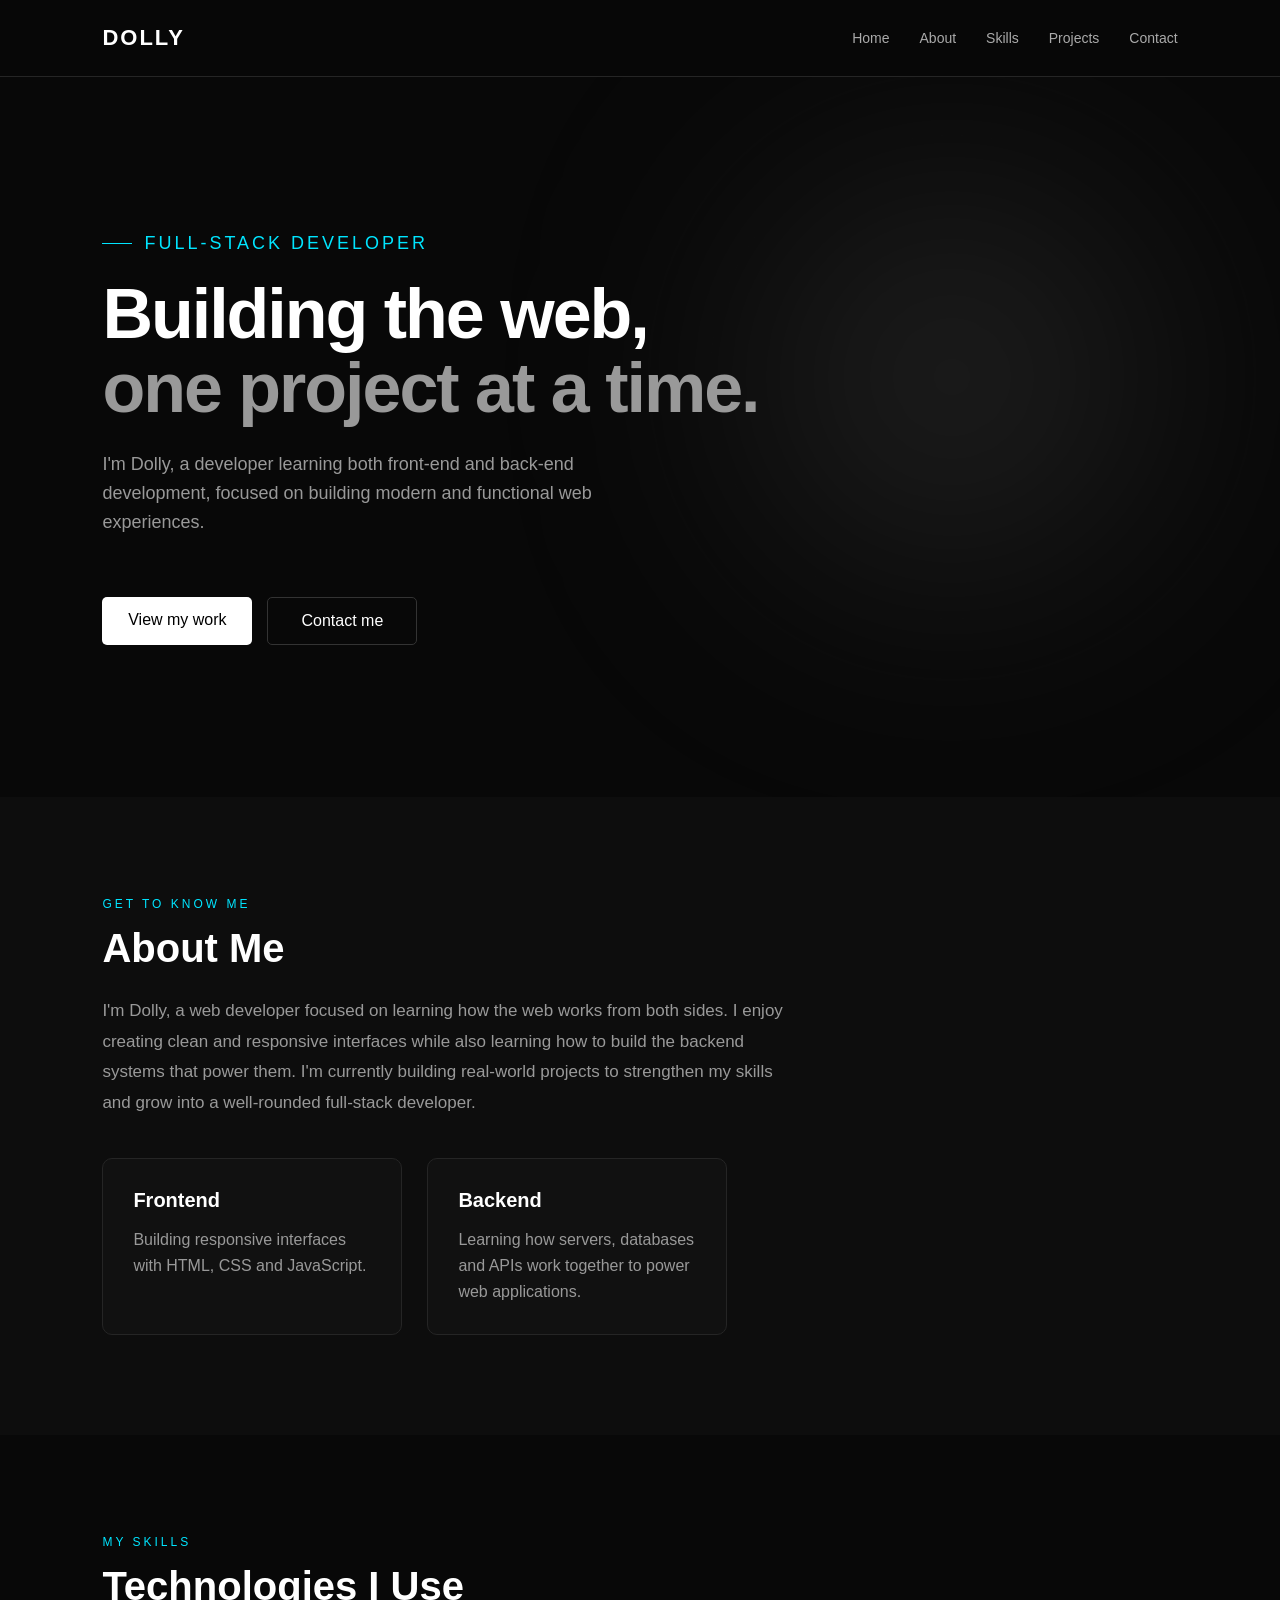
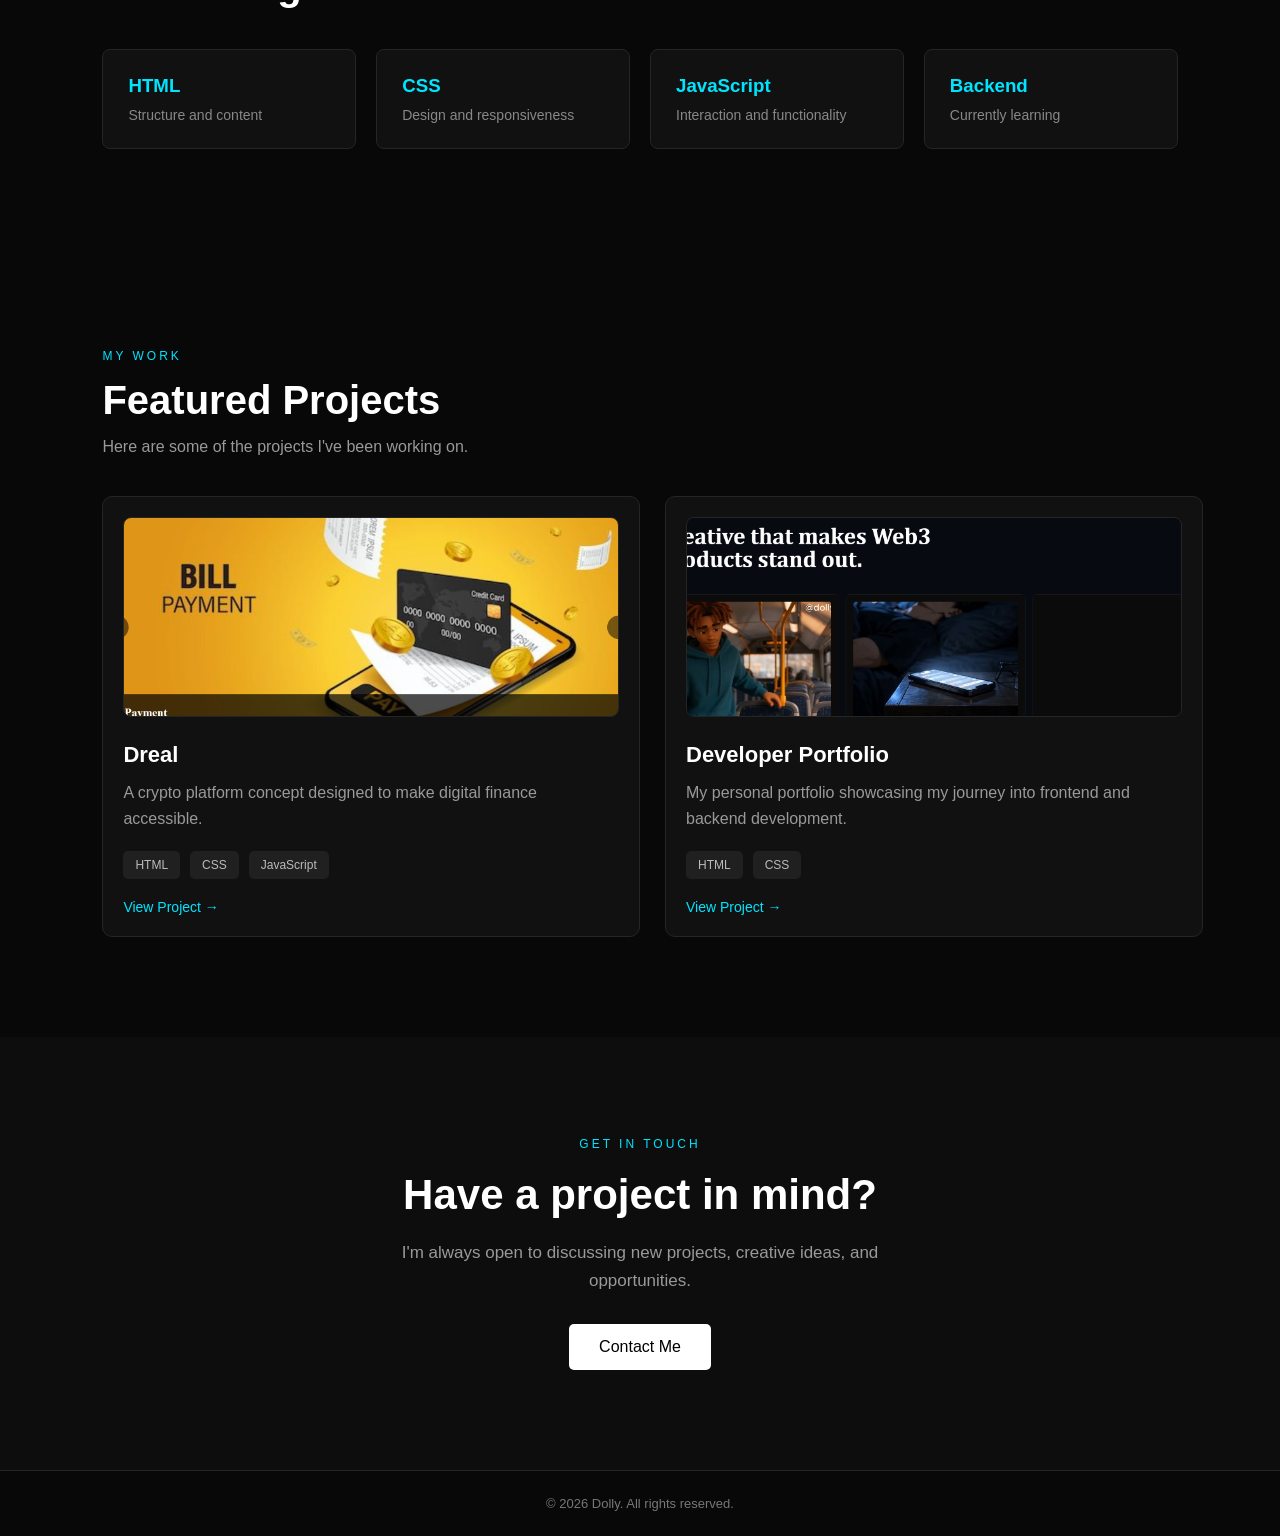
<file: index.html>
<!doctype html>
<html lang="en">
  <head>
    <meta charset="UTF-8" />
    <meta name="viewport" content="width=device-width, initial-scale=1.0" />
    <link rel="stylesheet" href="style.css" />
    <title>Dolly | Web Developer</title>
  </head>

  <body>
    <header>
      <nav>
        <h2>DOLLY</h2>

        <button class="menu-btn" id="menu-btn">☰</button>

        <div class="nav-links" id="nav-links">
          <a href="#home">Home</a>
          <a href="#about">About</a>
          <a href="#skills">Skills</a>
          <a href="#projects">Projects</a>
          <a href="#contact">Contact</a>
        </div>
      </nav>
    </header>

    <section id="home">
      <p class="hero-tag">FULL-STACK DEVELOPER</p>

      <h1>
        Building the web,<br />
        <span>one project at a time.</span>
      </h1>

      <p>
        I'm Dolly, a developer learning both front-end and back-end development,
        focused on building modern and functional web experiences.
      </p>

      <div class="hero-buttons">
        <a href="#projects" class="hero-btn">View my work</a>
        <a href="#contact" class="hero-btn secondary-btn">Contact me</a>
      </div>
    </section>

    <section id="about">
      <p class="section-tag">GET TO KNOW ME</p>

      <h2>About Me</h2>

      <p class="about-text">
        I'm Dolly, a web developer focused on learning how the web works from
        both sides. I enjoy creating clean and responsive interfaces while also
        learning how to build the backend systems that power them. I'm currently
        building real-world projects to strengthen my skills and grow into a
        well-rounded full-stack developer.
      </p>

      <div class="about-info">
        <div>
          <h3>Frontend</h3>
          <p>Building responsive interfaces with HTML, CSS and JavaScript.</p>
        </div>

        <div>
          <h3>Backend</h3>
          <p>
            Learning how servers, databases and APIs work together to power web
            applications.
          </p>
        </div>
      </div>
    </section>

    <section id="skills">
      <p class="section-tag">MY SKILLS</p>

      <h2>Technologies I Use</h2>

      <div class="skills-container">
        <div class="skill">
          <h3>HTML</h3>
          <p>Structure and content</p>
        </div>

        <div class="skill">
          <h3>CSS</h3>
          <p>Design and responsiveness</p>
        </div>

        <div class="skill">
          <h3>JavaScript</h3>
          <p>Interaction and functionality</p>
        </div>

        <div class="skill">
          <h3>Backend</h3>
          <p>Currently learning</p>
        </div>
      </div>
    </section>

    <section id="projects">
      <p class="section-tag">MY WORK</p>
      <h2>Featured Projects</h2>
      <p class="projects-intro">
        Here are some of the projects I've been working on.
      </p>

      <div class="project-container">
        <div class="project-card">
          <div class="project-image">
            <img src="drealss.png" alt="drealss" width="600" height="300" />
          </div>
          <h3>Dreal</h3>
          <p>
            A crypto platform concept designed to make digital finance
            accessible.
          </p>
          <div class="project-tech">
            <span>HTML</span>
            <span>CSS</span>
            <span>JavaScript</span>
          </div>
          <a href="Login Page/about.html" class="project-link"
            >View Project →</a
          >
        </div>

        <div class="project-card">
          <div class="project-image">
            <img src="portss.png" alt="portss" width="600" height="300" />
          </div>
          <h3>Developer Portfolio</h3>
          <p>
            My personal portfolio showcasing my journey into frontend and
            backend development.
          </p>
          <div class="project-tech">
            <span>HTML</span>
            <span>CSS</span>
          </div>
          <a href="https://dolly-sznn.netlify.app" class="project-link"
            >View Project →</a
          >
        </div>
      </div>
    </section>

    <section id="contact">
      <p class="section-tag">GET IN TOUCH</p>

      <h2>Have a project in mind?</h2>

      <p class="contact-text">
        I'm always open to discussing new projects, creative ideas, and
        opportunities.
      </p>

      <a href="mailto:dollylivinglarge@gmail.com" class="contact-btn">
        Contact Me
      </a>
    </section>

    <footer>
      <p>© 2026 Dolly. All rights reserved.</p>
    </footer>
    <script src="dev.js"></script>
  </body>
</html>
</file>
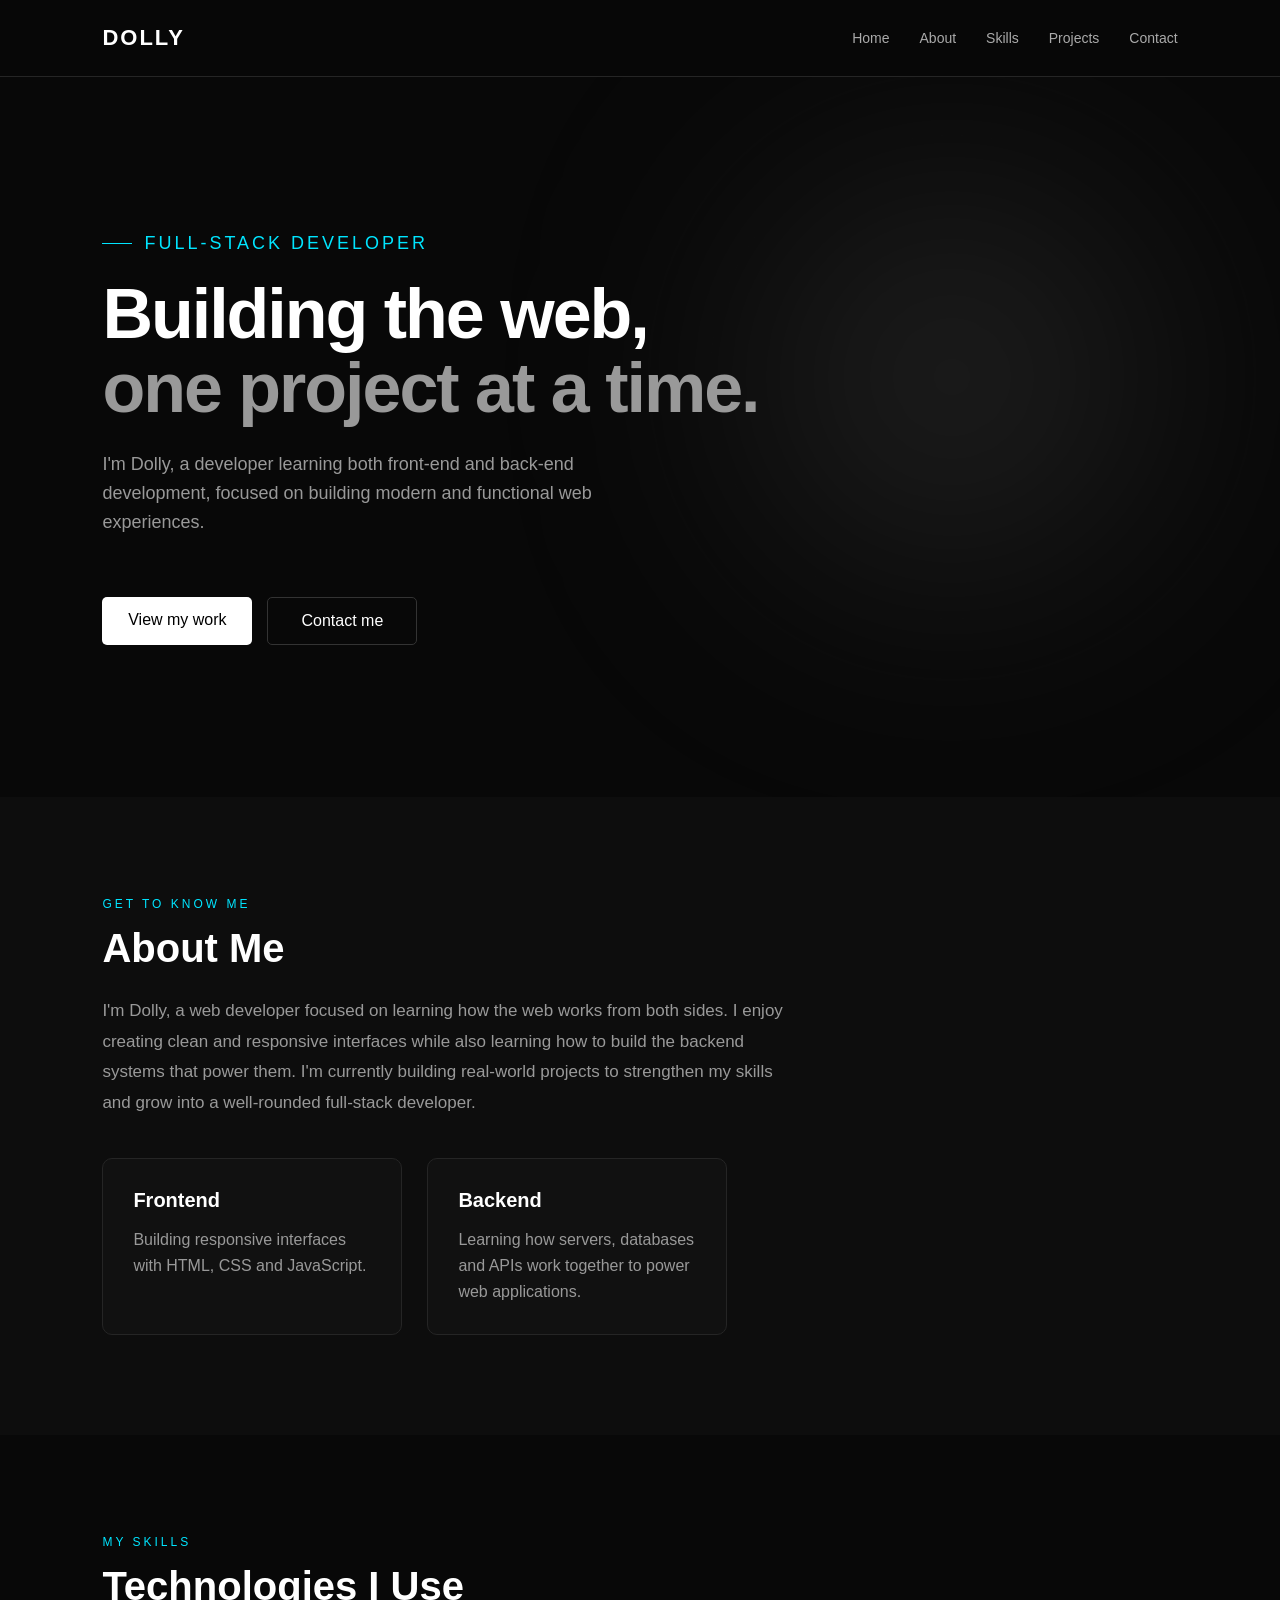
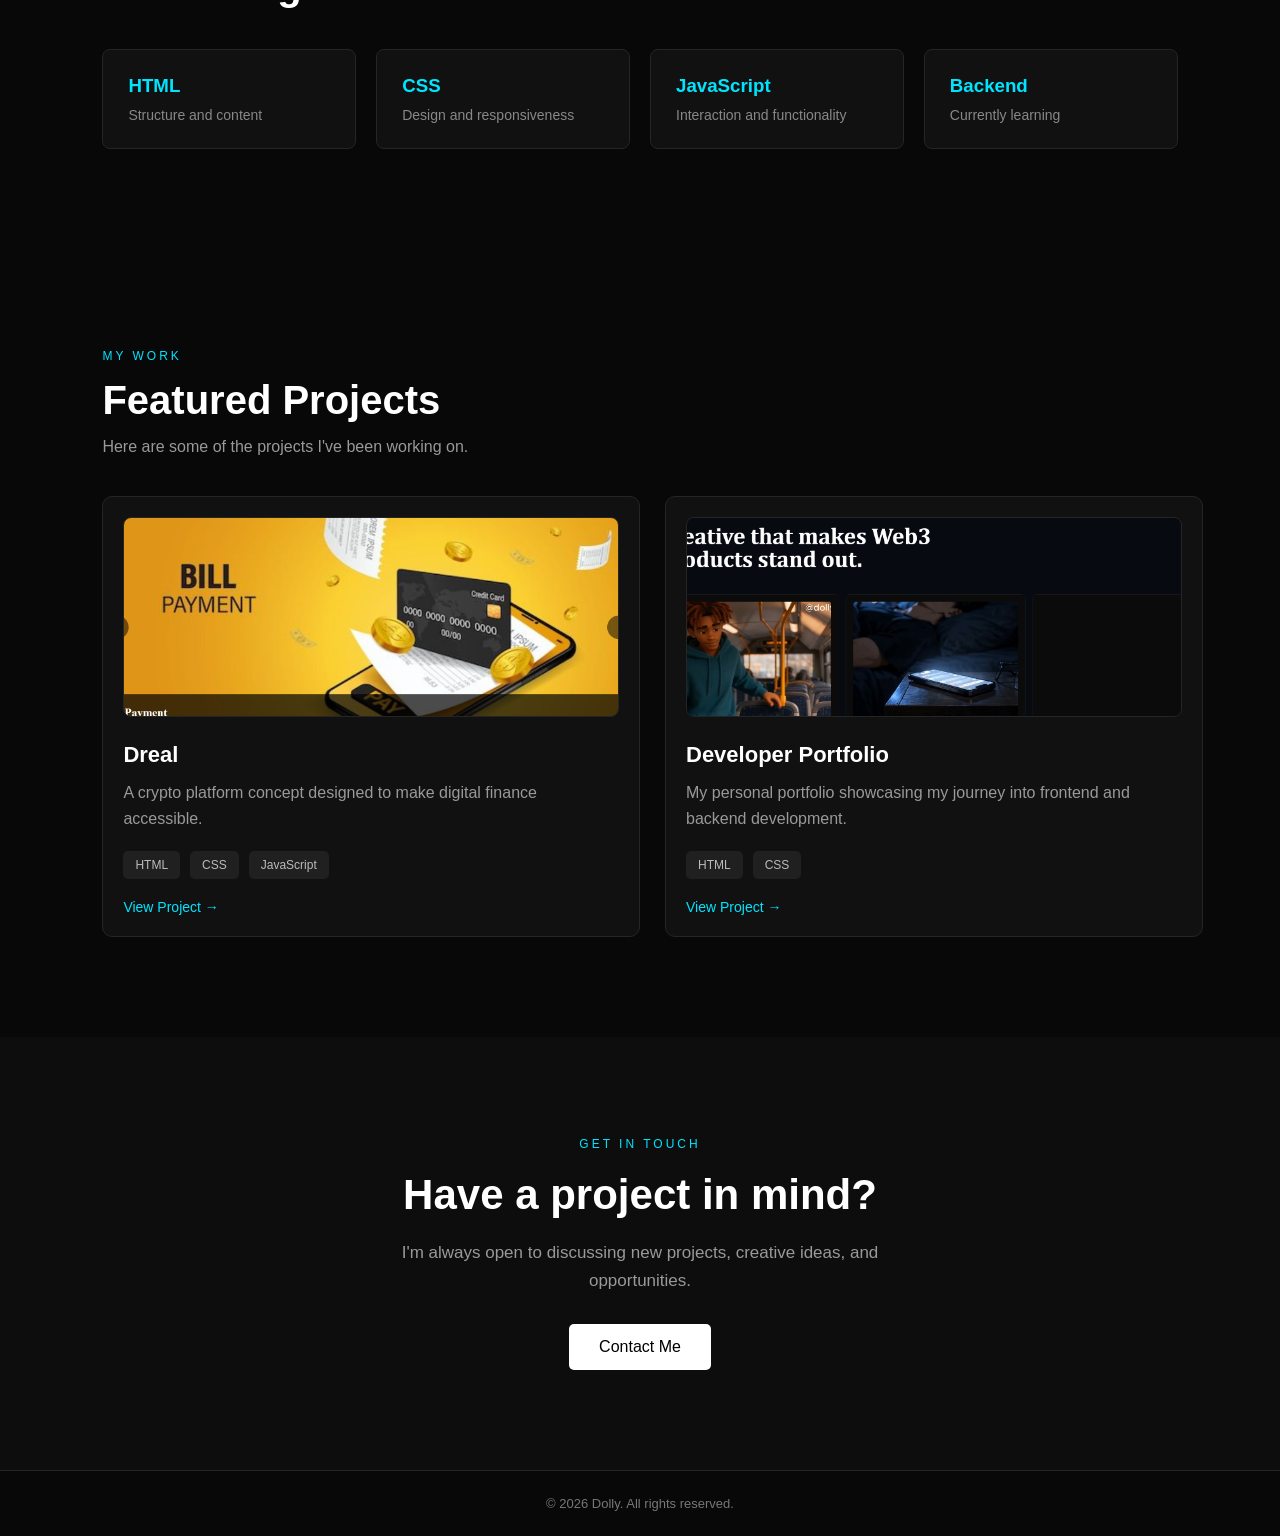
<file: dev.html>
<!doctype html>
<html lang="en">
  <head>
    <meta charset="UTF-8" />
    <meta name="viewport" content="width=device-width, initial-scale=1.0" />
    <link rel="stylesheet" href="dev.css" />
    <title>Dolly | Web Developer</title>
  </head>

  <body>
    <header>
      <nav>
        <h2>DOLLY</h2>

        <button class="menu-btn" id="menu-btn">☰</button>

        <div class="nav-links" id="nav-links">
          <a href="#home">Home</a>
          <a href="#about">About</a>
          <a href="#skills">Skills</a>
          <a href="#projects">Projects</a>
          <a href="#contact">Contact</a>
        </div>
      </nav>
    </header>

    <section id="home">
      <p class="hero-tag">FULL-STACK DEVELOPER</p>

      <h1>
        Building the web,<br />
        <span>one project at a time.</span>
      </h1>

      <p>
        I'm Dolly, a developer learning both front-end and back-end development,
        focused on building modern and functional web experiences.
      </p>

      <div class="hero-buttons">
        <a href="#projects" class="hero-btn">View my work</a>
        <a href="#contact" class="hero-btn secondary-btn">Contact me</a>
      </div>
    </section>

    <section id="about">
      <p class="section-tag">GET TO KNOW ME</p>

      <h2>About Me</h2>

      <p class="about-text">
        I'm Dolly, a web developer focused on learning how the web works from
        both sides. I enjoy creating clean and responsive interfaces while also
        learning how to build the backend systems that power them. I'm currently
        building real-world projects to strengthen my skills and grow into a
        well-rounded full-stack developer.
      </p>

      <div class="about-info">
        <div>
          <h3>Frontend</h3>
          <p>Building responsive interfaces with HTML, CSS and JavaScript.</p>
        </div>

        <div>
          <h3>Backend</h3>
          <p>
            Learning how servers, databases and APIs work together to power web
            applications.
          </p>
        </div>
      </div>
    </section>

    <section id="skills">
      <p class="section-tag">MY SKILLS</p>

      <h2>Technologies I Use</h2>

      <div class="skills-container">
        <div class="skill">
          <h3>HTML</h3>
          <p>Structure and content</p>
        </div>

        <div class="skill">
          <h3>CSS</h3>
          <p>Design and responsiveness</p>
        </div>

        <div class="skill">
          <h3>JavaScript</h3>
          <p>Interaction and functionality</p>
        </div>

        <div class="skill">
          <h3>Backend</h3>
          <p>Currently learning</p>
        </div>
      </div>
    </section>

    <section id="projects">
      <p class="section-tag">MY WORK</p>
      <h2>Featured Projects</h2>
      <p class="projects-intro">
        Here are some of the projects I've been working on.
      </p>

      <div class="project-container">
        <div class="project-card">
          <div class="project-image">
            <img src="drealss.png" alt="drealss" width="600" height="300" />
          </div>
          <h3>Dreal</h3>
          <p>
            A crypto platform concept designed to make digital finance
            accessible.
          </p>
          <div class="project-tech">
            <span>HTML</span>
            <span>CSS</span>
            <span>JavaScript</span>
          </div>
          <a href="Login Page/about.html" class="project-link"
            >View Project →</a
          >
        </div>

        <div class="project-card">
          <div class="project-image">
            <img src="portss.png" alt="portss" width="600" height="300" />
          </div>
          <h3>Developer Portfolio</h3>
          <p>
            My personal portfolio showcasing my journey into frontend and
            backend development.
          </p>
          <div class="project-tech">
            <span>HTML</span>
            <span>CSS</span>
          </div>
          <a href="https://dolly-sznn.netlify.app" class="project-link"
            >View Project →</a
          >
        </div>
      </div>
    </section>

    <section id="contact">
      <p class="section-tag">GET IN TOUCH</p>

      <h2>Have a project in mind?</h2>

      <p class="contact-text">
        I'm always open to discussing new projects, creative ideas, and
        opportunities.
      </p>

      <a href="mailto:dollylivinglarge@gmail.com" class="contact-btn">
        Contact Me
      </a>
    </section>

    <footer>
      <p>© 2026 Dolly. All rights reserved.</p>
    </footer>
    <script src="dev.js"></script>
  </body>
</html>
</file>
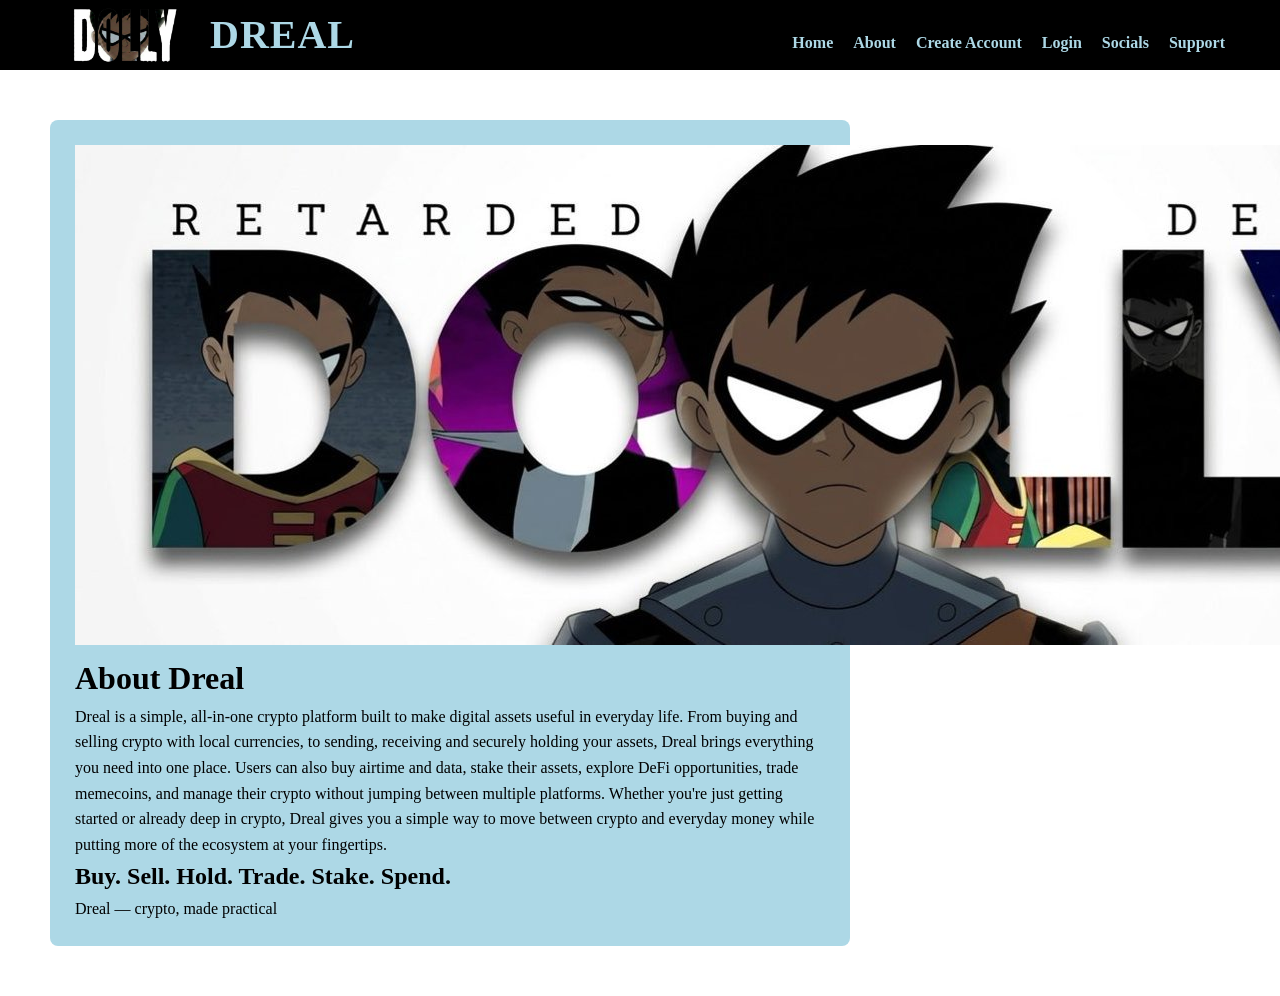
<file: Login Page/about.html>
<!doctype html>
<html>
  <head>
    <link rel="stylesheet" href="about.css" />
    <title>Dreal</title>
  </head>
  <header>
    <div class="container">
      <div class="header-container">
        <div class="logo-section">
          <!--Logo Image Section-->
          <img src="Dolly.png" alt="company-logo" class="website-logo" />
          <!--Company Name Section-->
          <h1 class="company-name">Dreal</h1>
        </div>
        <nav>
          <ul>
            <li><a href="#Home">Home</a></li>
            <li><a href="#About">About</a></li>
            <li><a href="create.html">Create Account</a></li>
            <li><a href="loginpage.html">Login</a></li>
            <li><a href="#Socials">Socials</a></li>
            <li><a href="#Support">Support</a></li>
          </ul>
        </nav>
      </div>
    </div>
  </header>
  <body>
    <main class="main">
      <img src="Dollyszn.jpg" alt="background-image" class="body-section" />
      <section id="About" class="about-container"></section>
      <div class="about-box">
        <h1>About Dreal</h1>
        <p>
          Dreal is a simple, all-in-one crypto platform built to make digital
          assets useful in everyday life. From buying and selling crypto with
          local currencies, to sending, receiving and securely holding your
          assets, Dreal brings everything you need into one place. Users can
          also buy airtime and data, stake their assets, explore DeFi
          opportunities, trade memecoins, and manage their crypto without
          jumping between multiple platforms. Whether you're just getting
          started or already deep in crypto, Dreal gives you a simple way to
          move between crypto and everyday money while putting more of the
          ecosystem at your fingertips.
        </p>
        <h2>Buy. Sell. Hold. Trade. Stake. Spend.</h2>
        <p>Dreal — crypto, made practical</p>
      </div>
    </main>
  </body>
</html>
</file>
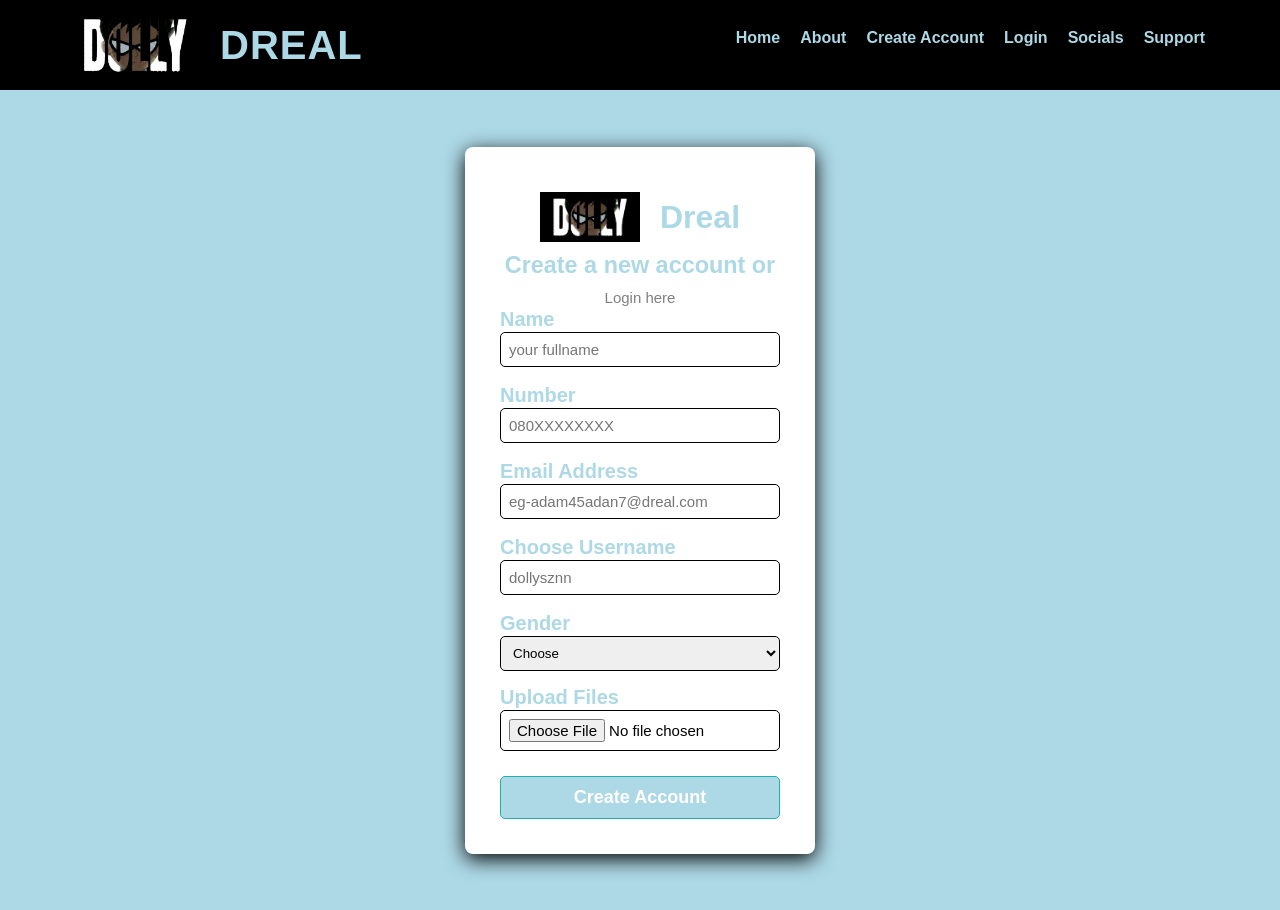
<file: Login Page/create.html>
<!doctype html>
<html lang="en">
  <head>
    <link rel="stylesheet" href="create.css" />
    <title>Create Account</title>
  </head>
  <header>
    <div class="container">
      <div class="header-container">
        <div class="logo-container">
          <img src="Dolly.png" alt="Dreal-logo" class="company-logo" />
          <h1 class="company-name">Dreal</h1>
        </div>
        <nav>
          <ul>
            <li><a href="Dreal.html">Home</a></li>
            <li><a href="#About">About</a></li>
            <li><a href="create.html">Create Account</a></li>
            <li><a href="Dreallogin.html">Login</a></li>
            <li><a href="#Socials">Socials</a></li>
            <li><a href="#Support">Support</a></li>
            <li><a href="Features"></a></li>
          </ul>
        </nav>
      </div>
    </div>
  </header>
  <body>
    <main class="create-container">
      <section id="Create Account" class="createbox-container">
        <div class="logo-container">
          <img src="Dolly.png" alt="Dreal-logo" class="companycreate-logo" />
          <h1 class="companycreate-name">Dreal</h1>
        </div>
        <div class="create-head">
          <h3>Create a new account or</h3>
          <p><a href="loginpage.html">Login here</a></p>
        </div>
        <div class="information-form">
          <form>
            <label for="Name">Name</label>
            <input type="text" id="name" placeholder="your fullname" required />
            <label for="Phone Number">Number</label>
            <input type="tel" id="Number" placeholder="080XXXXXXXX" required />
            <label for="Email Address">Email Address</label>
            <input
              type="text"
              id="email"
              placeholder="eg-adam45adan7@dreal.com"
              required
            />
            <label for="Username">Choose Username</label>
            <input
              type="username"
              id="username"
              placeholder="dollysznn"
              required
            />
            <label for="Gender">Gender</label>
            <select id="gender" required>
              <option value="">Choose</option>
              <option value="male">male</option>
              <option value="female">female</option>
            </select>
            <label for="Upload Files">Upload Files</label>
            <input type="file" id="files" required />

            <button>Create Account</button>
          </form>
        </div>
      </section>
    </main>
  </body>
</html>
</file>
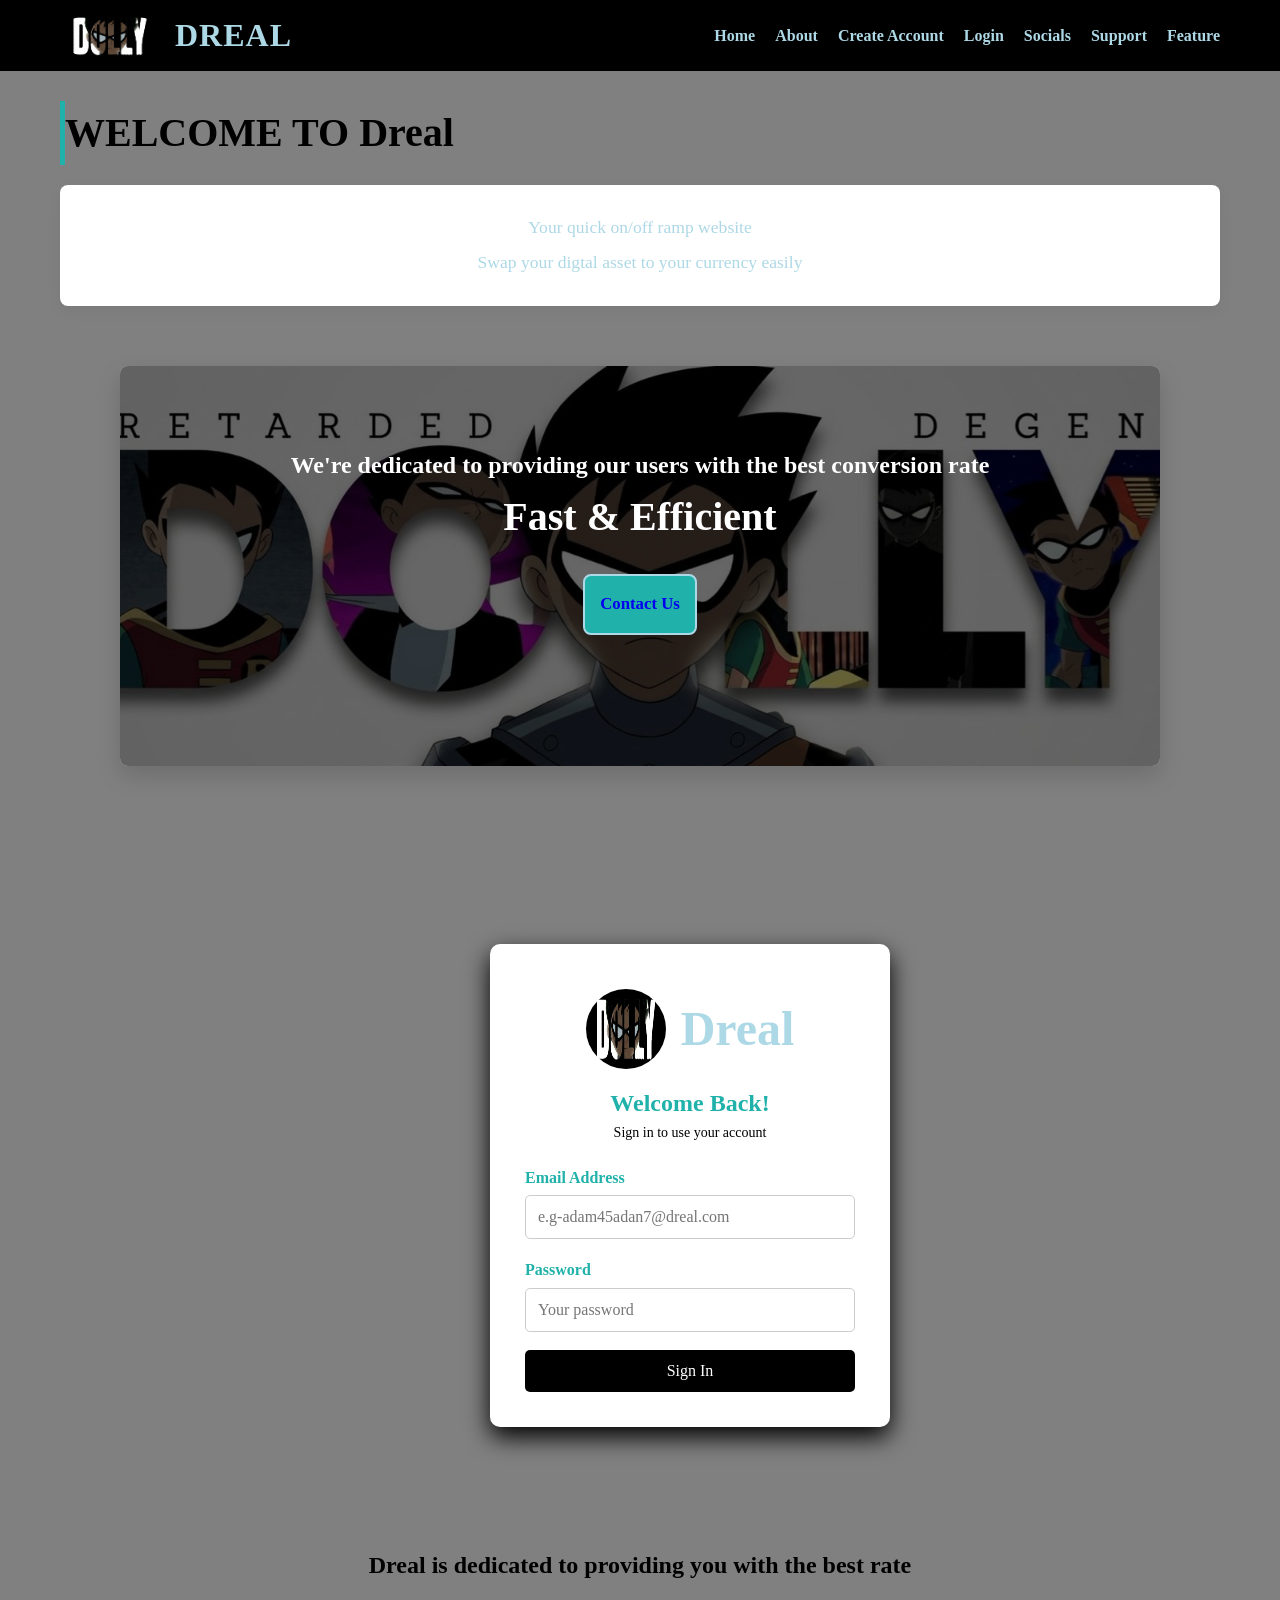
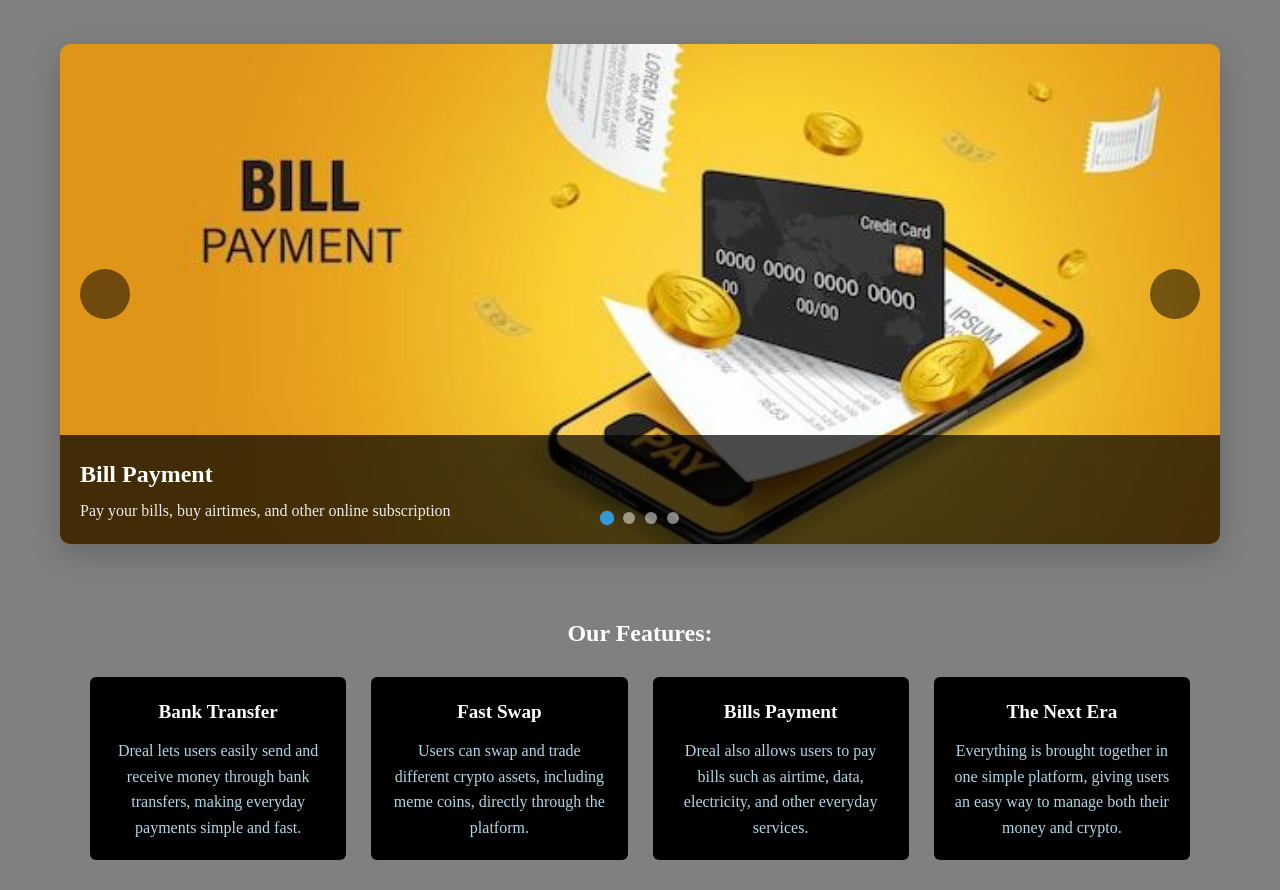
<file: Login Page/Dreal.html>
<!doctype html>
<html>
  <head>
    <link rel="stylesheet" href="Dreal.css" />
    <title>Dreal</title>
  </head>
  <body>
    <header>
      <div class="container">
        <div class="header-container">
          <div class="logo-section">
            <!--Logo Image Section-->
            <img src="Dolly.png" alt="company-logo" class="website-logo" />
            <!--Company Name Section-->
            <h1 class="company-name">Dreal</h1>
          </div>
          <nav>
            <ul>
              <li><a href="#Home">Home</a></li>
              <li><a href="#About">About</a></li>
              <li><a href="create.html">Create Account</a></li>
              <li><a href="Dreallogin.html">Login</a></li>
              <li><a href="#Socials">Socials</a></li>
              <li><a href="#Support">Support</a></li>
              <li><a href="#Features">Feature</a></li>
            </ul>
          </nav>
        </div>
      </div>
    </header>
     <main class="container">          
      <section id="Home" class="hero">
        <h1>WELCOME TO Dreal</h1>
      <div class="dreal-content">
        <p>Your quick on/off ramp website<br>
        Swap your digtal asset to your currency easily</p>
      </div>
      </section>

      <!--Image With Overlay Text Section-->
      <section id="About" class="image-overlay-section">
      <div class="overlay-image-section">
      <img src="Dollyszn.jpg" alt="Peace" class="overlay-image">
        <div class="image-overlay-text">
          <h1>We're dedicated to providing our users with the best conversion rate</h1>
          <h2>Fast & Efficient</h2><br>
          <a href="#AdamPortal.html" class="cta-buttonve">Contact Us</a>
        </div>
      </div>
      </section>
      <section id="Login" class="loginbox-container">
      <div class="loginbox-section">
        <div class="logo-container">
        <img src="Dolly.png" alt="company-logo" class="login-page-logo" />
          <div class="head-of-loginpage">
          <p>Dreal</p>
          </div>
        </div>
          <div class="WELCOME">
            <p>Welcome Back!</p>
            <p>Sign in to use your account</p>
          </div>
          <div class="login-form">
          <form>
            <label>Email Address</label>
            <input
            type="email"
            placeholder="e.g-adam45adan7@dreal.com"
            required/>
            <label>Password</label>
            <input type="password" placeholder="Your password" required />
            <button type="submit">Sign In</button>
          </form>
          </div>
      </div>
      </section>

      <section id="Features" class="about-container">
        <center><h2>Dreal is dedicated to providing you with the best rate</h2></center>
        <div class="slide-container">
          <div class="slides">
            <div class="slide active">
              <img src="bills.jpg" alt="Bill payment">
              <div class="slide-caption">
                <h3>Bill Payment</h3>
                <p>Pay your bills, buy airtimes, and other online subscription</p>
              </div>
            </div>
            <div class="slide">
              <img src="bank.jpg" alt="Bank Transfer">
              <div class="slide-caption">
                <h3>Bank Transfer</h3>
                <p>Perform easy transfer, to your bank account (local or foreign)</p>
              </div>
            </div>
            <div class="slide">
              <img src="onoff.jpg" alt="On/Off ramp">
              <div class="slide-caption">
                <h3>On/Off ramp</h3>
                <p>Easily convert different crypto/currencies</p>
              </div>
            </div>
            <!-- Slide 4 -->
            <div class="slide">
              <img src="memes.jpg" alt="Trade memecoins">
              <div class="slide-caption">
                <h3>Trade memecoins easily</h3>
                <p>no need to send out crypto to trade memecoins, you can easily swap on our platform</p>
              </div>
            </div>
          </div>
          <div class="slider-dots">
            <span class="dot active" data-slide="0"></span>
            <span class="dot" data-slide="1"></span>
            <span class="dot" data-slide="2"></span>
            <span class="dot" data-slide="3"></span>
          </div>
          <!-- Manual Navigation Buttons -->
          <button class="slider-btn prev-btn">
            <i class="fas fa-chevron-left"></i>
          </button>
          <button class="slider-btn next-btn">
            <i class="fas fa-chevron-right"></i>
          </button>
        </div>
        <div class="how-our-app-works">
          <h3>Our Features:</h3>
          <div class="explanation-content">
            <div class="explanation-point">
              <i class="fas fa-images"></i>
              <h4>Bank Transfer</h4>
              <p>Dreal lets users easily send and receive money through bank transfers, making everyday payments simple and fast.</p>
            </div>
            <div class="explanation-point">
              <i class="fas fa-play-circle"></i>
              <h4>Fast Swap</h4>
              <p>Users can swap and trade different crypto assets, including meme coins, directly through the platform.</p>
            </div>
            <div class="explanation-point">
              <i class="fas fa-sliders-h"></i>
              <h4>Bills Payment</h4>
              <p>Dreal also allows users to pay bills such as airtime, data, electricity, and other everyday services.</p>
            </div>
            <div class="explanation-point">
              <i class="fas fa-mouse-pointer"></i>
              <h4>The Next Era</h4>
              <p>Everything is brought together in one simple platform, giving users an easy way to manage both their money and crypto.</p>
            </div>
          </div>
        </div>
      </section>

      <script>
         // Image Slider JavaScript
        document.addEventListener('DOMContentLoaded', function() {
            // Slider elements
            const slides = document.querySelectorAll('.slide');
            const dots = document.querySelectorAll('.dot');
            const prevBtn = document.querySelector('.prev-btn');
            const nextBtn = document.querySelector('.next-btn');
            let currentSlide = 0;
            let slideInterval;
            
            // Function to show a specific slide
            function showSlide(n) {
                // Reset all slides
                slides.forEach(slide => {
                    slide.classList.remove('active');
                    slide.classList.remove('prev');
                    slide.classList.remove('next');
                });
                
                // Reset all dots
                dots.forEach(dot => dot.classList.remove('active'));
                
                // Handle slide index boundaries
                if (n >= slides.length) {
                    currentSlide = 0;
                } else if (n < 0) {
                    currentSlide = slides.length - 1;
                } else {
                    currentSlide = n;
                }
                
                // Show current slide and activate dot
                slides[currentSlide].classList.add('active');
                dots[currentSlide].classList.add('active');
                
                // Add prev/next classes for animation
                let prevIndex = currentSlide - 1;
                if (prevIndex < 0) prevIndex = slides.length - 1;
                slides[prevIndex].classList.add('prev');
                
                let nextIndex = currentSlide + 1;
                if (nextIndex >= slides.length) nextIndex = 0;
                slides[nextIndex].classList.add('next');
            }
            
            // Function for next slide
            function nextSlide() {
                showSlide(currentSlide + 1);
            }
            
            // Function for previous slide
            function prevSlide() {
                showSlide(currentSlide - 1);
            }
            
            // Start automatic sliding
            function startSlider() {
                slideInterval = setInterval(nextSlide, 5000); // Change slide every 5 seconds
            }
            
            // Stop automatic sliding
            function stopSlider() {
                clearInterval(slideInterval);
            }
            
            // Event listeners for dots
            dots.forEach(dot => {
                dot.addEventListener('click', function() {
                    const slideIndex = parseInt(this.getAttribute('data-slide'));
                    showSlide(slideIndex);
                    stopSlider();
                    startSlider();
                });
            });
            
            // Event listeners for navigation buttons
            prevBtn.addEventListener('click', function() {
                prevSlide();
                stopSlider();
                startSlider();
            });
            
            nextBtn.addEventListener('click', function() {
                nextSlide();
                stopSlider();
                startSlider();
            });
            
            // Pause slider on hover
            const sliderContainer = document.querySelector('.slider-container');
            sliderContainer.addEventListener('mouseenter', stopSlider);
            sliderContainer.addEventListener('mouseleave', startSlider);
            
            // Initialize slider
            showSlide(0);
            startSlider();
          });    
      </script>
  </body>
</html>
</file>
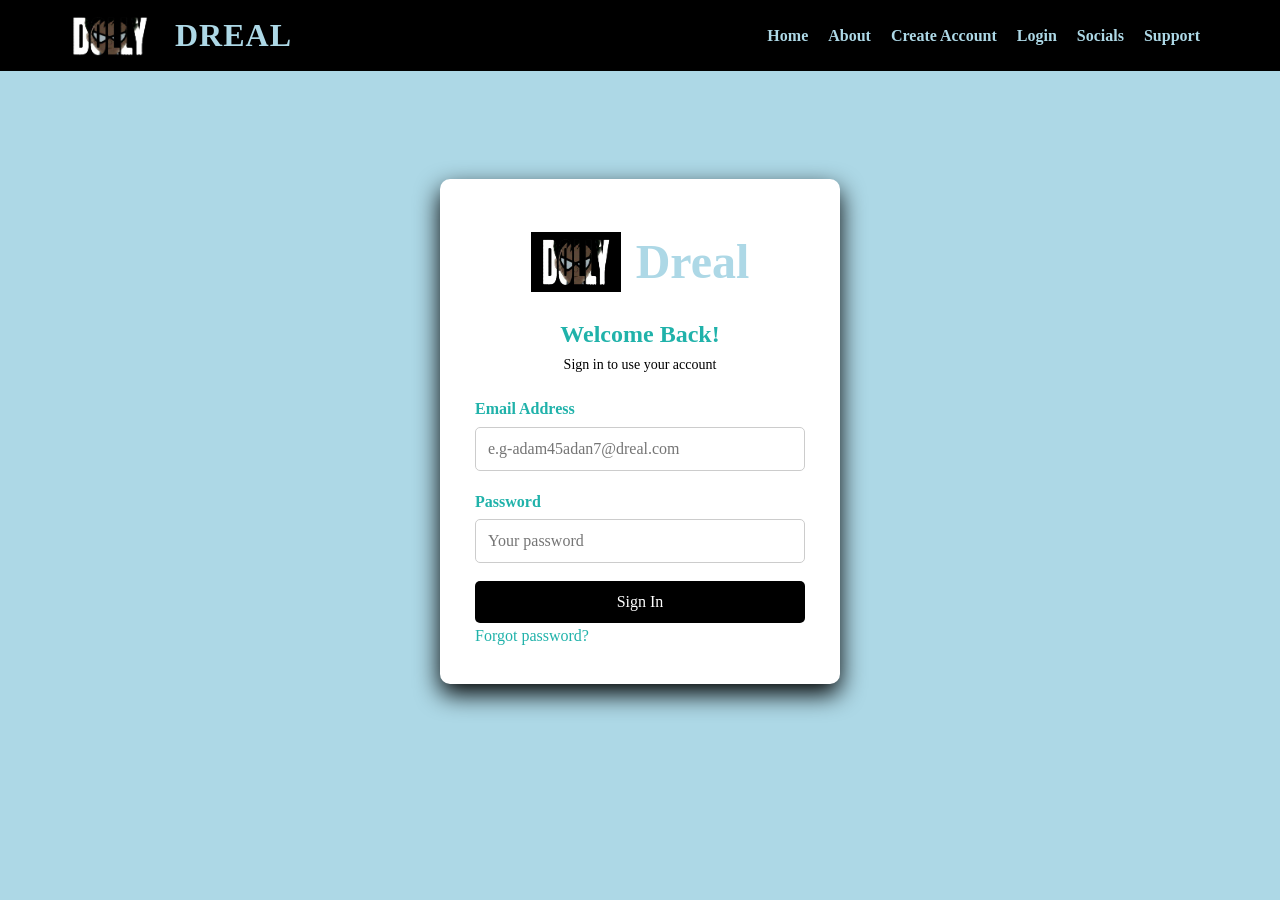
<file: Login Page/Dreallogin.html>
<!doctype html>
<html lang="en">
  <head>
    <link rel="stylesheet" href="Dreallogin.css" />
    <title>Login</title>
  </head>
  <header>
    <div class="container">
      <div class="header-container">
        <div class="logo-section">
          <!--Logo Image Section-->
          <img src="Dolly.png" alt="company-logo" class="website-logo" />
          <!--Company Name Section-->
          <h1 class="company-name">Dreal</h1>
        </div>
        <nav>
          <ul>
            <li><a href="Dreal.html">Home</a></li>
            <li><a href="#About">About</a></li>
            <li><a href="create.html">Create Account</a></li>
            <li><a href="Dreallogin.html">Login</a></li>
            <li><a href="#Socials">Socials</a></li>
            <li><a href="#Support">Support</a></li>
            <li><a href="#Features"></a></li>
          </ul>
        </nav>
      </div>
    </div>
  </header>
  <body>
    <main class="loginbox-container">
      <!-- Login box -->
      <section id="login" class="loginbox-section">
        <div class="logo-container">
          <img src="Dolly.png" alt="company-logo" class="login-page-logo" />

          <div class="head-of-loginpage">
            <p>Dreal</p>
          </div>
        </div>

        <div class="WELCOME">
          <p>Welcome Back!</p>
          <p>Sign in to use your account</p>
        </div>

        <div class="login-form">
          <form>
            <label>Email Address</label>
            <input
              type="email"
              placeholder="e.g-adam45adan7@dreal.com"
              required
            />

            <label>Password</label>
            <input type="password" placeholder="Your password" required />

            <button type="submit">Sign In</button>

            <a href="#Forgot password?">Forgot password?</a>
          </form>
        </div>
      </section>
    </main>
  </body>
</html>
</file>
<file: style.css>
* {
  margin: 0;
  padding: 0;
  box-sizing: border-box;
}
:root {
  --accent: #00e5ff;
}
body {
  background-color: #080808;
  color: white;
  font-family: Arial, sans-serif;
}
header {
  position: sticky;
  top: 0;
  z-index: 100;
  background-color: rgba(8, 8, 8, 0.9);
  border-bottom: 1px solid #252525;
}
nav {
  display: flex;
  justify-content: space-between;
  align-items: center;
  padding: 25px 8%;
}

nav h2 {
  font-size: 22px;
  color: white;
  letter-spacing: 2px;
}

nav div {
  display: flex;
  gap: 30px;
}

nav a {
  color: #aaa;
  text-decoration: none;
  font-size: 14px;
  transition: 0.3s;
}

nav a:hover {
  color: var(--accent);
}

#home {
  min-height: 80vh;
  display: flex;
  flex-direction: column;
  justify-content: center;
  padding: 0 8%;
}

#home p:first-child {
  color: var(--accent);
  letter-spacing: 3px;
  margin-bottom: 20px;
}

#home h1 {
  font-size: 70px;
  max-width: 800px;
  line-height: 1.05;
  letter-spacing: -2px;
  margin-bottom: 25px;
}

#home p {
  color: #999;
  font-size: 18px;
  max-width: 550px;
  line-height: 1.6;
}
.hero-btn {
  display: inline-block;
  width: 150px;
  margin-top: 30px;
  padding: 14px;
  background: white;
  color: black;
  text-decoration: none;
  text-align: center;
  border-radius: 5px;
  transition: 0.3s;
}

.hero-btn:hover {
  background: var(--accent);
  transform: translateY(-3px);
}
#home {
  position: relative;
  overflow: hidden;
}

#home::before {
  content: "";
  position: absolute;
  width: 400px;
  height: 400px;
  background: #333;
  border-radius: 50%;
  filter: blur(120px);
  top: 100px;
  right: 10%;
  opacity: 0.5;
}

#home h1 {
  position: relative;
  z-index: 1;
}
#home h1 span {
  color: #999;
}
#home p,
#home .hero-btn {
  position: relative;
  z-index: 1;
}
#about {
  padding: 100px 8%;
  background-color: #0d0d0d;
}

.section-tag {
  color: var(--accent);
  letter-spacing: 3px;
  font-size: 12px;
  margin-bottom: 15px;
}

#about h2 {
  font-size: 40px;
  margin-bottom: 25px;
}

.about-text {
  color: #999;
  font-size: 17px;
  line-height: 1.8;
  max-width: 700px;
}

.about-info {
  display: flex;
  gap: 25px;
  margin-top: 40px;
}

.about-info div {
  background-color: #111;
  border: 1px solid #252525;
  padding: 30px;
  width: 300px;
  border-radius: 10px;
  transition: 0.3s;
}
.about-info div:hover {
  border-color: var(--accent);
  transform: translateY(-5px);
}
.about-info h3 {
  margin-bottom: 15px;
  font-size: 20px;
}

.about-info p {
  color: #999;
  line-height: 1.6;
}
#projects {
  padding: 100px 8%;
}

#projects h2 {
  font-size: 40px;
  margin-bottom: 15px;
}

.projects-intro {
  color: #999;
  margin-bottom: 40px;
}

.project-container {
  display: flex;
  gap: 25px;
}

.project-card {
  background: #111;
  border: 1px solid #252525;
  border-radius: 10px;
  padding: 20px;
  width: 50%;
  transition: 0.3s;
}

.project-card:hover {
  border-color: var(--accent);
  transform: translateY(-5px);
  box-shadow: 0 10px 30px rgba(0, 229, 255, 0.08);
}

.project-image {
  height: 200px;
  background: #0d0d0d;
  border: 1px solid #252525;
  border-radius: 8px;
  display: flex;
  align-items: center;
  justify-content: center;
  margin-bottom: 25px;
  position: relative;
  overflow: hidden;
  transition: 0.3s;
}

.project-image span {
  color: var(--accent);
  font-size: 30px;
  font-weight: bold;
  letter-spacing: 3px;
  text-shadow: 0 0 20px rgba(0, 229, 255, 0.4);
}

.project-card h3 {
  font-size: 22px;
  margin-bottom: 12px;
}

.project-card p {
  color: #999;
  line-height: 1.6;
  margin-bottom: 20px;
}

.project-tech {
  display: flex;
  gap: 10px;
  flex-wrap: wrap;
}

.project-tech span {
  color: #bbb;
  background: #202020;
  padding: 7px 12px;
  border-radius: 5px;
  font-size: 12px;
}
@media (max-width: 768px) {
  nav {
    padding: 20px 5%;
  }

  nav div {
    gap: 15px;
  }

  nav a {
    font-size: 13px;
  }

  #home {
    padding: 0 5%;
    min-height: 70vh;
  }

  #home h1 {
    font-size: 45px;
  }

  #home p {
    font-size: 15px;
  }

  #about {
    padding: 70px 5%;
  }

  #about h2,
  #projects h2 {
    font-size: 32px;
  }

  .about-info {
    flex-direction: column;
  }

  .about-info div {
    width: 100%;
  }

  #projects {
    padding: 70px 5%;
  }

  .project-container {
    flex-direction: column;
  }

  .project-card {
    width: 100%;
  }
  .hero-buttons {
    flex-direction: column;
    align-items: flex-start;
  }
  .nav-links a {
    font-size: 14px;
  }
}
#contact {
  padding: 100px 8%;
  text-align: center;
  background-color: #0d0d0d;
}

#contact h2 {
  font-size: 42px;
  margin: 20px 0;
}

.contact-text {
  color: #999;
  font-size: 17px;
  line-height: 1.6;
  max-width: 550px;
  margin: 0 auto 30px;
}

.contact-btn {
  display: inline-block;
  padding: 14px 30px;
  background-color: white;
  color: black;
  text-decoration: none;
  border-radius: 5px;
  transition: 0.3s;
}

.contact-btn:hover {
  background-color: #aaa;
  transform: translateY(-3px);
}
footer {
  padding: 25px 8%;
  text-align: center;
  border-top: 1px solid #252525;
  color: #777;
  font-size: 13px;
  background-color: #080808;
}
.menu-btn {
  display: none;
  background: none;
  border: none;
  color: white;
  font-size: 28px;
  cursor: pointer;
}

@media (max-width: 768px) {
  nav {
    position: relative;
  }

  .menu-btn {
    display: block;
  }

  .nav-links {
    display: none;
    flex-direction: column;
    position: absolute;
    top: 70px;
    right: 5%;
    background: #151515;
    padding: 20px;
    border: 1px solid #333;
    border-radius: 8px;
    gap: 20px;
    z-index: 10;
  }

  .nav-links.active {
    display: flex;
  }
}
.hero-btn {
  display: inline-block;
  width: 150px;
  margin-top: 30px;
  padding: 14px;
  background: white;
  color: black;
  text-decoration: none;
  text-align: center;
  border-radius: 5px;
}

.hero-btn:hover {
  background: var(--accent);
}
.project-link {
  display: inline-block;
  margin-top: 20px;
  color: var(--accent);
  text-decoration: none;
  font-size: 14px;
}

.project-link:hover {
  text-decoration: underline;
}
#skills {
  padding: 100px 8%;
  background-color: #080808;
}

#skills h2 {
  font-size: 40px;
  margin-bottom: 40px;
}

.skills-container {
  display: flex;
  gap: 20px;
  flex-wrap: wrap;
}

.skill {
  background-color: #111;
  border: 1px solid #252525;
  padding: 25px;
  width: 200px;
  border-radius: 8px;
  transition: 0.3s;
  flex: 1;
  min-width: 180px;
}

.skill:hover {
  border-color: var(--accent);
  transform: translateY(-5px);
}

.skill h3 {
  margin-bottom: 10px;
  color: var(--accent);
}

.skill p {
  color: #888;
  font-size: 14px;
}
.hero-tag {
  display: flex;
  align-items: center;
  gap: 12px;
}

.hero-tag::before {
  content: "";
  width: 30px;
  height: 1px;
  background: var(--accent);
}
.hero-buttons {
  display: flex;
  gap: 15px;
  margin-top: 30px;
}

.hero-btn {
  display: inline-block;
  width: 150px;
  padding: 14px;
  background: white;
  color: black;
  text-decoration: none;
  text-align: center;
  border-radius: 5px;
  transition: 0.3s;
}

.hero-btn:hover {
  background: var(--accent);
  transform: translateY(-3px);
}

.secondary-btn {
  background: transparent;
  color: white;
  border: 1px solid #333;
}

.secondary-btn:hover {
  border-color: var(--accent);
}
html {
  scroll-behavior: smooth;
}
</file>
<file: dev.css>
* {
  margin: 0;
  padding: 0;
  box-sizing: border-box;
}
:root {
  --accent: #00e5ff;
}
body {
  background-color: #080808;
  color: white;
  font-family: Arial, sans-serif;
}
header {
  position: sticky;
  top: 0;
  z-index: 100;
  background-color: rgba(8, 8, 8, 0.9);
  border-bottom: 1px solid #252525;
}
nav {
  display: flex;
  justify-content: space-between;
  align-items: center;
  padding: 25px 8%;
}

nav h2 {
  font-size: 22px;
  color: white;
  letter-spacing: 2px;
}

nav div {
  display: flex;
  gap: 30px;
}

nav a {
  color: #aaa;
  text-decoration: none;
  font-size: 14px;
  transition: 0.3s;
}

nav a:hover {
  color: var(--accent);
}

#home {
  min-height: 80vh;
  display: flex;
  flex-direction: column;
  justify-content: center;
  padding: 0 8%;
}

#home p:first-child {
  color: var(--accent);
  letter-spacing: 3px;
  margin-bottom: 20px;
}

#home h1 {
  font-size: 70px;
  max-width: 800px;
  line-height: 1.05;
  letter-spacing: -2px;
  margin-bottom: 25px;
}

#home p {
  color: #999;
  font-size: 18px;
  max-width: 550px;
  line-height: 1.6;
}
.hero-btn {
  display: inline-block;
  width: 150px;
  margin-top: 30px;
  padding: 14px;
  background: white;
  color: black;
  text-decoration: none;
  text-align: center;
  border-radius: 5px;
  transition: 0.3s;
}

.hero-btn:hover {
  background: var(--accent);
  transform: translateY(-3px);
}
#home {
  position: relative;
  overflow: hidden;
}

#home::before {
  content: "";
  position: absolute;
  width: 400px;
  height: 400px;
  background: #333;
  border-radius: 50%;
  filter: blur(120px);
  top: 100px;
  right: 10%;
  opacity: 0.5;
}

#home h1 {
  position: relative;
  z-index: 1;
}
#home h1 span {
  color: #999;
}
#home p,
#home .hero-btn {
  position: relative;
  z-index: 1;
}
#about {
  padding: 100px 8%;
  background-color: #0d0d0d;
}

.section-tag {
  color: var(--accent);
  letter-spacing: 3px;
  font-size: 12px;
  margin-bottom: 15px;
}

#about h2 {
  font-size: 40px;
  margin-bottom: 25px;
}

.about-text {
  color: #999;
  font-size: 17px;
  line-height: 1.8;
  max-width: 700px;
}

.about-info {
  display: flex;
  gap: 25px;
  margin-top: 40px;
}

.about-info div {
  background-color: #111;
  border: 1px solid #252525;
  padding: 30px;
  width: 300px;
  border-radius: 10px;
  transition: 0.3s;
}
.about-info div:hover {
  border-color: var(--accent);
  transform: translateY(-5px);
}
.about-info h3 {
  margin-bottom: 15px;
  font-size: 20px;
}

.about-info p {
  color: #999;
  line-height: 1.6;
}
#projects {
  padding: 100px 8%;
}

#projects h2 {
  font-size: 40px;
  margin-bottom: 15px;
}

.projects-intro {
  color: #999;
  margin-bottom: 40px;
}

.project-container {
  display: flex;
  gap: 25px;
}

.project-card {
  background: #111;
  border: 1px solid #252525;
  border-radius: 10px;
  padding: 20px;
  width: 50%;
  transition: 0.3s;
}

.project-card:hover {
  border-color: var(--accent);
  transform: translateY(-5px);
  box-shadow: 0 10px 30px rgba(0, 229, 255, 0.08);
}

.project-image {
  height: 200px;
  background: #0d0d0d;
  border: 1px solid #252525;
  border-radius: 8px;
  display: flex;
  align-items: center;
  justify-content: center;
  margin-bottom: 25px;
  position: relative;
  overflow: hidden;
  transition: 0.3s;
}

.project-image span {
  color: var(--accent);
  font-size: 30px;
  font-weight: bold;
  letter-spacing: 3px;
  text-shadow: 0 0 20px rgba(0, 229, 255, 0.4);
}

.project-card h3 {
  font-size: 22px;
  margin-bottom: 12px;
}

.project-card p {
  color: #999;
  line-height: 1.6;
  margin-bottom: 20px;
}

.project-tech {
  display: flex;
  gap: 10px;
  flex-wrap: wrap;
}

.project-tech span {
  color: #bbb;
  background: #202020;
  padding: 7px 12px;
  border-radius: 5px;
  font-size: 12px;
}
@media (max-width: 768px) {
  nav {
    padding: 20px 5%;
  }

  nav div {
    gap: 15px;
  }

  nav a {
    font-size: 13px;
  }

  #home {
    padding: 0 5%;
    min-height: 70vh;
  }

  #home h1 {
    font-size: 45px;
  }

  #home p {
    font-size: 15px;
  }

  #about {
    padding: 70px 5%;
  }

  #about h2,
  #projects h2 {
    font-size: 32px;
  }

  .about-info {
    flex-direction: column;
  }

  .about-info div {
    width: 100%;
  }

  #projects {
    padding: 70px 5%;
  }

  .project-container {
    flex-direction: column;
  }

  .project-card {
    width: 100%;
  }
  .hero-buttons {
    flex-direction: column;
    align-items: flex-start;
  }
  .nav-links a {
    font-size: 14px;
  }
}
#contact {
  padding: 100px 8%;
  text-align: center;
  background-color: #0d0d0d;
}

#contact h2 {
  font-size: 42px;
  margin: 20px 0;
}

.contact-text {
  color: #999;
  font-size: 17px;
  line-height: 1.6;
  max-width: 550px;
  margin: 0 auto 30px;
}

.contact-btn {
  display: inline-block;
  padding: 14px 30px;
  background-color: white;
  color: black;
  text-decoration: none;
  border-radius: 5px;
  transition: 0.3s;
}

.contact-btn:hover {
  background-color: #aaa;
  transform: translateY(-3px);
}
footer {
  padding: 25px 8%;
  text-align: center;
  border-top: 1px solid #252525;
  color: #777;
  font-size: 13px;
  background-color: #080808;
}
.menu-btn {
  display: none;
  background: none;
  border: none;
  color: white;
  font-size: 28px;
  cursor: pointer;
}

@media (max-width: 768px) {
  nav {
    position: relative;
  }

  .menu-btn {
    display: block;
  }

  .nav-links {
    display: none;
    flex-direction: column;
    position: absolute;
    top: 70px;
    right: 5%;
    background: #151515;
    padding: 20px;
    border: 1px solid #333;
    border-radius: 8px;
    gap: 20px;
    z-index: 10;
  }

  .nav-links.active {
    display: flex;
  }
}
.hero-btn {
  display: inline-block;
  width: 150px;
  margin-top: 30px;
  padding: 14px;
  background: white;
  color: black;
  text-decoration: none;
  text-align: center;
  border-radius: 5px;
}

.hero-btn:hover {
  background: var(--accent);
}
.project-link {
  display: inline-block;
  margin-top: 20px;
  color: var(--accent);
  text-decoration: none;
  font-size: 14px;
}

.project-link:hover {
  text-decoration: underline;
}
#skills {
  padding: 100px 8%;
  background-color: #080808;
}

#skills h2 {
  font-size: 40px;
  margin-bottom: 40px;
}

.skills-container {
  display: flex;
  gap: 20px;
  flex-wrap: wrap;
}

.skill {
  background-color: #111;
  border: 1px solid #252525;
  padding: 25px;
  width: 200px;
  border-radius: 8px;
  transition: 0.3s;
  flex: 1;
  min-width: 180px;
}

.skill:hover {
  border-color: var(--accent);
  transform: translateY(-5px);
}

.skill h3 {
  margin-bottom: 10px;
  color: var(--accent);
}

.skill p {
  color: #888;
  font-size: 14px;
}
.hero-tag {
  display: flex;
  align-items: center;
  gap: 12px;
}

.hero-tag::before {
  content: "";
  width: 30px;
  height: 1px;
  background: var(--accent);
}
.hero-buttons {
  display: flex;
  gap: 15px;
  margin-top: 30px;
}

.hero-btn {
  display: inline-block;
  width: 150px;
  padding: 14px;
  background: white;
  color: black;
  text-decoration: none;
  text-align: center;
  border-radius: 5px;
  transition: 0.3s;
}

.hero-btn:hover {
  background: var(--accent);
  transform: translateY(-3px);
}

.secondary-btn {
  background: transparent;
  color: white;
  border: 1px solid #333;
}

.secondary-btn:hover {
  border-color: var(--accent);
}
html {
  scroll-behavior: smooth;
}
</file>
<file: Login Page/about.css>
* {
  margin: 0;
  padding: 0;
  font-family: "Times New Roman", Times, serif;
  box-sizing: border-box;
}
header {
  background-color: black;
  color: white;
  padding: 0;
  z-index: 100;
  position: sticky;
  top: 0;
  box-shadow: rgba(0, 0, 0, 0.1);
}
.container {
  margin: auto;
  padding: 0 15px;
  width: auto;
  max-width: 1200px;
}
.header-container {
  display: flex;
  justify-content: space-between;
  text-align: center;
}
.logo-section {
  display: flex;
  gap: 15px;
  align-items: center;
}
.website-logo {
  width: auto;
  height: 70px;
  border-radius: 8px;
  display: block;
}
.company-name {
  font-size: 40px;
  font-weight: 700;
  display: flex;
  text-transform: uppercase;
  color: lightblue;
  margin: 0;
  letter-spacing: 1px;
}
nav ul {
  display: flex;
  list-style: none;
}
nav ul li {
  margin-left: 10px;
  margin-top: 30px;
}
nav ul li a {
  color: lightblue;
  margin-left: 10px;
  text-decoration: orange;
  transition: all 0.3s;
  padding: 5px 0;
  position: relative;
  font-weight: bold;
}
nav ul li a:hover {
  color: orange;
}
body {
  background-image: image(black (0, 0, 0, 1));
  line-height: 1.6;
  color: black;
}
.main {
  margin: 50px;
  max-width: 1200px;
  background-color: lightblue;
  border-radius: 8px;
  box-shadow: black(0, 0, 0, 0.1);
  width: 800px;
  padding: 25px;
}
.body-section {
  background-color: black;
  box-sizing: content-box;
}
</file>
<file: Login Page/create.css>
* {
  margin: 0;
  padding: 0;
  font-family: "Segoe UI", Tahoma, Geneva, Verdana, sans-serif;
  box-sizing: border-box;
}
header {
  padding: 0;
  color: lightblue;
  background-color: black;
  position: sticky;
  top: 0;
  z-index: 100;
  box-shadow: gray(0, 0, 0, 0.1);
}
.container {
  margin: auto;
  padding: 0 15px;
  width: auto;
  max-width: 1200px;
}
.header-container {
  display: flex;
  justify-content: space-between;
  text-align: center;
}
.logo-container {
  display: flex;
  gap: 15px;
  align-items: center;
}
.company-logo {
  width: auto;
  height: 70px;
  border-radius: 8px;
  display: block;
}
.company-name {
  font-size: 40px;
  font-weight: 700;
  display: flex;
  text-transform: uppercase;
  color: lightblue;
  margin: 0;
  letter-spacing: 1px;
}
nav ul {
  display: flex;
  list-style: none;
}
nav ul li {
  margin-left: 10px;
  margin-top: 30px;
}
nav ul li a {
  color: lightblue;
  margin-left: 10px;
  text-decoration: orange;
  transition: all 0.3s;
  padding: 5px 0;
  position: relative;
  font-weight: bold;
}
nav ul li a:hover {
  color: orange;
}
body {
  background-color: lightblue;
  line-height: 16px;
  color: black;
}
.create-container {
  min-height: 80vh;
  display: flex;
  justify-content: center;
  align-items: center;
  margin: 50px auto;
}
.createbox-container {
  box-shadow: 0 5px 20px black;
  margin-top: 50px auto;
  width: 350px;
  padding: 35px;
  background-color: white;
  border-radius: 8px;
}
.logo-container {
  display: flex;
  align-items: center;
  justify-content: center;
  gap: 15px;
  margin: 10px;
}
.companycreate-logo {
  width: auto;
  height: 50px;
}
.companycreate-name {
  display: flex;
  font-weight: bold;
  font-size: 2rem;
  color: lightblue;
  margin-left: 5px;
}
.create-head {
  margin-top: 15px;
  text-align: center;
  color: lightblue;
  font-weight: 300;
  font-size: 20px;
}
.create-head p {
  margin-top: 15px;
}
.create-head p a {
  color: gray;
  font-weight: 200;
  text-decoration: none;
  font-size: 15px;
  transition: all 0.3s;
}
.create-head p a:hover {
  color: blue;
}
.information-form form {
  display: flex;
  flex-direction: column;
  border-radius: 6px;
}
.information-form label {
  font-size: 20px;
  margin-bottom: 5px;
  margin-top: 5px;
  color: lightblue;
  font-weight: bold;
}
.information-form input {
  border: 1px solid black;
  width: 100%;
  padding: 8px;
  margin-bottom: 15px;
  border-radius: 5px;
  font-size: 15px;
}
.information-form select {
  padding: 8px;
  margin-bottom: 13px;
  border-radius: 5px;
  border: 1px solid black;
}
.information-form button {
  padding: 10px;
  background-color: lightblue;
  color: white;
  margin-top: 10px;
  border-radius: 5px;
  border: 1px solid lightseagreen;
  font-size: 18px;
  font-weight: bold;
  transition: all 0.3s;
}
.information-form button:hover {
  background-color: transparent;
  color: orange;
}
</file>
<file: Login Page/Dreal.css>
* {
  margin: 0;
  padding: 0;
  box-sizing: border-box;
  font-family: "Times New Roman", Times, serif;
}
header {
  padding: 10px 0;
  box-shadow: rgba(0, 0, 0, 0.1);
  color: white;
  background-color: black;
  position: sticky;
  top: 0;
  z-index: 100;
}
body {
  line-height: 1.6;
  background-color: gray;
  color: black;
}
.container {
  max-width: 1200px;
  width: auto;
  margin: auto;
  padding: 0 20px;
}
.header-container {
  display: flex;
  justify-content: space-between;
  align-items: center;
}
.logo-section {
  align-items: center;
  gap: 15px;
  display: flex;
}
.website-logo {
  height: auto;
  width: 100px;
  border-radius: 50%;
  display: block;
}
.company-name {
  font-size: 2rem;
  color: lightblue;
  margin: 0;
  font-weight: 700;
  letter-spacing: 1px;
  text-transform: uppercase;
}
nav ul {
  display: flex;
  list-style: none;
}
nav ul li {
  margin-left: 10px;
}
nav ul li a {
  color: lightblue;
  margin-left: 10px;
  text-decoration: orange;
  font-weight: bold;
  padding: 5px 0;
  transition: color 0.3s;
  position: relative;
}
nav ul li a:hover {
  color: purple;
}
.loginbox-container {
  min-height: 80vh;
  display: flex;
  justify-content: center;
  align-items: center;
  padding-left: 100px;
}

.loginbox-section {
  width: 400px;
  padding: 35px;
  background-color: white;
  border-radius: 10px;
  box-shadow: 0 5px 20px rgba(0, 0, 0, 0.1);
  margin-top: 50px;
  margin-bottom: 50px;
  box-shadow: 0 10px 25px black;
}

/* Logo + Dreal section */
.logo-container {
  display: flex;
  align-items: center;
  justify-content: center;
  gap: 15px;
  margin: 10px;
}

.login-page-logo {
  width: 80px;
  height: 80px;
  border-radius: 50%;
}

.head-of-loginpage p {
  margin: 0;
}

.head-of-loginpage p:first-child {
  font-size: 3rem;
  font-weight: 700;
  margin-bottom: 0;
  color: lightblue;
}

/* Welcome section */
.WELCOME {
  text-align: center;
  margin-top: 15px;
  margin-bottom: 20px;
}

.WELCOME p:first-child {
  font-size: 24px;
  font-weight: 700;
  margin-bottom: 0;
  color: lightseagreen;
}

.WELCOME p:last-child {
  font-size: 14px;
}

/* Form */
.login-form form {
  display: flex;
  flex-direction: column;
  border-radius: 6px;
}

.login-form label {
  margin-bottom: 5px;
  color: lightseagreen;
  font-weight: 700;
}

.login-form input {
  width: 100%;
  padding: 12px;
  margin-bottom: 18px;
  border: 1px solid #ccc;
  border-radius: 5px;
  font-size: 16px;
}

.login-form button {
  padding: 12px;
  border: none;
  border-radius: 5px;
  background-color: black;
  color: white;
  font-size: 16px;
  cursor: pointer;
}

.login-form button:hover {
  background-color: #333;
}
.login-form a {
  justify-content: flex-end;
  align-items: flex-end;
  color: lightseagreen;
  text-decoration: orange;
}
main {
  padding: 40px 0;
}
.hero {
  margin-top: 30px;
  margin-bottom: 50px;
}
.hero h1 {
  color: black;
  margin-bottom: 20px;
  font-size: 2.5rem;
  border-left: 5px solid lightseagreen;
}
.dreal-content {
  background-color: white;
  padding: 25px;
  border-radius: 8px;
  box-shadow: 0 5px 15px rgba(0, 0, 0, 0.05);
  line-height: 2;
}
.dreal-content p {
  font-size: 1.1rem;
  color: lightblue;
  text-align: center;
}
.image-overlay-section {
  margin: 60px;
}
.overlay-image-section {
  position: relative;
  border-radius: 8px;
  overflow: hidden;
  box-shadow: 0 10px 25px rgba(0, 0, 0, 0.15);
}
.overlay-image {
  width: 100%;
  height: 400px;
  object-fit: cover;
  display: block;
}
.image-overlay-text {
  position: absolute;
  top: 0;
  left: 0;
  bottom: 0;
  right: 0;
  background: rgba(0, 0, 0, 0.6);
  color: white;
  display: flex;
  flex-direction: column;
  justify-content: center;
  align-items: center;
  padding: 40px;
  text-align: center;
}
.image-overlay-text h2 {
  font-size: 2.5rem;
  margin-bottom: 0;
  margin-top: 0;
  color: white;
}
.image-overlay-text p {
  font-size: 1rem;
  margin-bottom: 20px;
  margin-top: 10px;
  color: white;
}
.cta-buttonve {
  display: inline-block;
  background-color: lightseagreen;
  margin-bottom: 50px;
  padding: 15px;
  border-radius: 8px;
  border: 2px solid lightblue;
  text-decoration: none;
  font-weight: bold;
  font-size: 1.05rem;
  transition: all 0.3s;
}
.cta-buttonve:hover {
  background-color: transparent;
  color: green;
}
/* Slider Section */
.slide-container {
  margin: 60px 0;
}

.slide-container h2 {
  color: #2c3e50;
  margin-bottom: 15px;
  font-size: 2rem;
  text-align: center;
}

/* Slider Container */
.slide-container {
  position: relative;
  width: 100%;
  height: 500px;
  overflow: hidden;
  border-radius: 10px;
  box-shadow: 0 10px 30px rgba(0, 0, 0, 0.2);
  margin-bottom: 40px;
}

/* Slides */
.slides {
  width: 100%;
  height: 100%;
  position: relative;
}

.slide {
  position: absolute;
  top: 0;
  left: 0;
  width: 100%;
  height: 100%;
  opacity: 0;
  transition: opacity 1s ease-in-out;
  transform: translateX(100%);
}

.slide.active {
  opacity: 1;
  transform: translateX(0);
  z-index: 2;
}

.slide.prev {
  transform: translateX(-100%);
  z-index: 1;
}

.slide.next {
  transform: translateX(100%);
  z-index: 1;
}

/* Slide Images */
.slide img {
  width: 100%;
  height: 100%;
  object-fit: cover;
  display: block;
}

/* Slide Caption */
.slide-caption {
  position: absolute;
  bottom: 0;
  left: 0;
  right: 0;
  background: rgba(0, 0, 0, 0.7);
  color: white;
  padding: 20px;
  transform: translateY(100%);
  transition: transform 0.5s ease;
}

.slide.active .slide-caption {
  transform: translateY(0);
}

.slide-caption h3 {
  font-size: 1.5rem;
  margin-bottom: 5px;
}

.slide-caption p {
  font-size: 1rem;
  opacity: 0.9;
}

/* Slider Navigation Dots */
.slider-dots {
  position: absolute;
  bottom: 20px;
  left: 0;
  right: 0;
  display: flex;
  justify-content: center;
  gap: 10px;
  z-index: 3;
}

.dot {
  width: 12px;
  height: 12px;
  border-radius: 50%;
  background-color: rgba(255, 255, 255, 0.5);
  cursor: pointer;
  transition: all 0.3s;
}

.dot.active {
  background-color: #3498db;
  transform: scale(1.2);
}

.dot:hover {
  background-color: rgba(255, 255, 255, 0.8);
}

/* Slider Navigation Buttons */
.slider-btn {
  position: absolute;
  top: 50%;
  transform: translateY(-50%);
  background-color: rgba(0, 0, 0, 0.5);
  color: white;
  border: none;
  width: 50px;
  height: 50px;
  border-radius: 50%;
  font-size: 1.2rem;
  cursor: pointer;
  z-index: 3;
  transition: all 0.3s;
  display: flex;
  align-items: center;
  justify-content: center;
}

.slider-btn:hover {
  background-color: rgba(0, 0, 0, 0.8);
}

.prev-btn {
  left: 20px;
}

.next-btn {
  right: 20px;
}

/* Tutorial / How The App Works */
.how-our-app-works {
  background-color: grey;
  padding: 30px;
  border-radius: 8px;
  box-shadow: 0 5px 15px black(0, 0, 0, 0.1);
  margin-top: 40px;
}

.how-our-app-works h3 {
  color: white;
  margin-bottom: 25px;
  font-size: 1.5rem;
  text-align: center;
}

.explanation-content {
  display: grid;
  grid-template-columns: repeat(auto-fit, minmax(250px, 1fr));
  gap: 25px;
}

.explanation-point {
  text-align: center;
  padding: 20px;
  border-radius: 6px;
  background-color: black;
  transition: transform 0.3s;
}

.explanation-point:hover {
  transform: translateY(-5px);
}

.explanation-point i {
  font-size: 2.5rem;
  color: #3498db;
  margin-bottom: 15px;
}

.explanation-point h4 {
  color: white;
  margin-bottom: 10px;
  font-size: 1.2rem;
}

.explanation-point p {
  color: lightblue;
  line-height: 1.6;
}

.explanation-point code {
  background-color: black;
  padding: 2px 5px;
  border-radius: 3px;
  font-family: "Courier New", monospace;
  font-size: 0.9rem;
}
</file>
<file: Login Page/Dreallogin.css>
* {
  margin: 0;
  padding: 0;
  box-sizing: border-box;
  font-family: "Times New Roman", Times, serif;
}
header {
  padding: 10px 0;
  box-shadow: rgba(0, 0, 0, 0.1);
  color: white;
  background-color: black;
  position: sticky;
  top: 0;
  z-index: 100;
}
body {
  line-height: 1.6;
  background-color: lightblue;
  color: black;
}
.container {
  max-width: 1200px;
  width: auto;
  margin: auto;
  padding: 0 20px;
}
.header-container {
  display: flex;
  justify-content: space-between;
  align-items: center;
}
.logo-section {
  align-items: center;
  gap: 15px;
  display: flex;
}
.website-logo {
  height: auto;
  width: 100px;
  border-radius: 5px;
  display: block;
}
.company-name {
  font-size: 2rem;
  color: lightblue;
  margin: 0;
  font-weight: 700;
  letter-spacing: 1px;
  text-transform: uppercase;
}
nav ul {
  display: flex;
  list-style: none;
}
nav ul li {
  margin-left: 10px;
}
nav ul li a {
  color: lightblue;
  margin-left: 10px;
  text-decoration: orange;
  font-weight: bold;
  padding: 5px 0;
  transition: color 0.3s;
  position: relative;
}
nav ul li a:hover {
  color: purple;
}
.loginbox-container {
  min-height: 80vh;
  display: flex;
  justify-content: center;
  align-items: center;
}
.loginbox-section {
  width: 400px;
  padding: 35px;
  background-color: white;
  border-radius: 10px;
  margin-top: 50px;
  margin-bottom: 50px;
  box-shadow: 0 10px 25px black;
}

/* Logo + Dreal section */
.logo-container {
  display: flex;
  align-items: center;
  justify-content: center;
  gap: 15px;
  margin: 10px;
}

.login-page-logo {
  width: 90px;
  height: 60px;
}

.head-of-loginpage p {
  margin: 0;
}

.head-of-loginpage p:first-child {
  font-size: 3rem;
  font-weight: 700;
  margin-bottom: 0;
  color: lightblue;
}

/* Welcome section */
.WELCOME {
  text-align: center;
  margin-top: 15px;
  margin-bottom: 20px;
}

.WELCOME p:first-child {
  font-size: 24px;
  font-weight: 700;
  margin-bottom: 0;
  color: lightseagreen;
}

.WELCOME p:last-child {
  font-size: 14px;
}

/* Form */
.login-form form {
  display: flex;
  flex-direction: column;
  border-radius: 6px;
}

.login-form label {
  margin-bottom: 5px;
  color: lightseagreen;
  font-weight: 700;
}

.login-form input {
  width: 100%;
  padding: 12px;
  margin-bottom: 18px;
  border: 1px solid #ccc;
  border-radius: 5px;
  font-size: 16px;
}

.login-form button {
  padding: 12px;
  border: none;
  border-radius: 5px;
  background-color: black;
  color: white;
  font-size: 16px;
  cursor: pointer;
}

.login-form button:hover {
  background-color: #333;
}
.login-form a {
  justify-content: flex-end;
  align-items: flex-end;
  color: lightseagreen;
  text-decoration: orange;
}
main {
  padding: 40px 0;
}
.hero {
  margin-top: 30px;
  margin-bottom: 50px;
}
.hero h1 {
  color: black;
  margin-bottom: 20px;
  font-size: 2.5rem;
  border-left: 5px solid lightseagreen;
}
.dreal-content {
  background-color: white;
  padding: 25px;
  border-radius: 8px;
  box-shadow: 0 5px 15px rgba(0, 0, 0, 0.05);
  line-height: 2;
}
.dreal-content p {
  font-size: 1.1rem;
  color: lightblue;
  text-align: center;
}
.image-overlay-section {
  margin: 60px;
}
.overlay-image-section {
  position: relative;
  border-radius: 8px;
  overflow: hidden;
  box-shadow: 0 10px 25px rgba(0, 0, 0, 0.15);
}
.overlay-image {
  width: 100%;
  height: 400px;
  object-fit: cover;
  display: block;
}
.image-overlay-text {
  position: absolute;
  top: 0;
  left: 0;
  bottom: 0;
  right: 0;
  background: rgba(0, 0, 0, 0.6);
  color: white;
  display: flex;
  flex-direction: column;
  justify-content: center;
  align-items: center;
  padding: 40px;
  text-align: center;
}
.image-overlay-text h2 {
  font-size: 2.5rem;
  margin-bottom: 0;
  margin-top: 0;
  color: white;
}
.image-overlay-text p {
  font-size: 1rem;
  margin-bottom: 20px;
  margin-top: 10px;
  color: white;
}
.cta-buttonve {
  display: inline-block;
  background-color: lightseagreen;
  margin-bottom: 50px;
  padding: 15px;
  border-radius: 8px;
  border: 2px solid lightblue;
  text-decoration: none;
  font-weight: bold;
  font-size: 1.05rem;
  transition: all 0.3s;
}
.cta-buttonve:hover {
  background-color: transparent;
  color: green;
}
.about-container {
  margin: 60px 0;
}
.slide-container {
  width: 100%;
  height: 100%;
}
</file>
